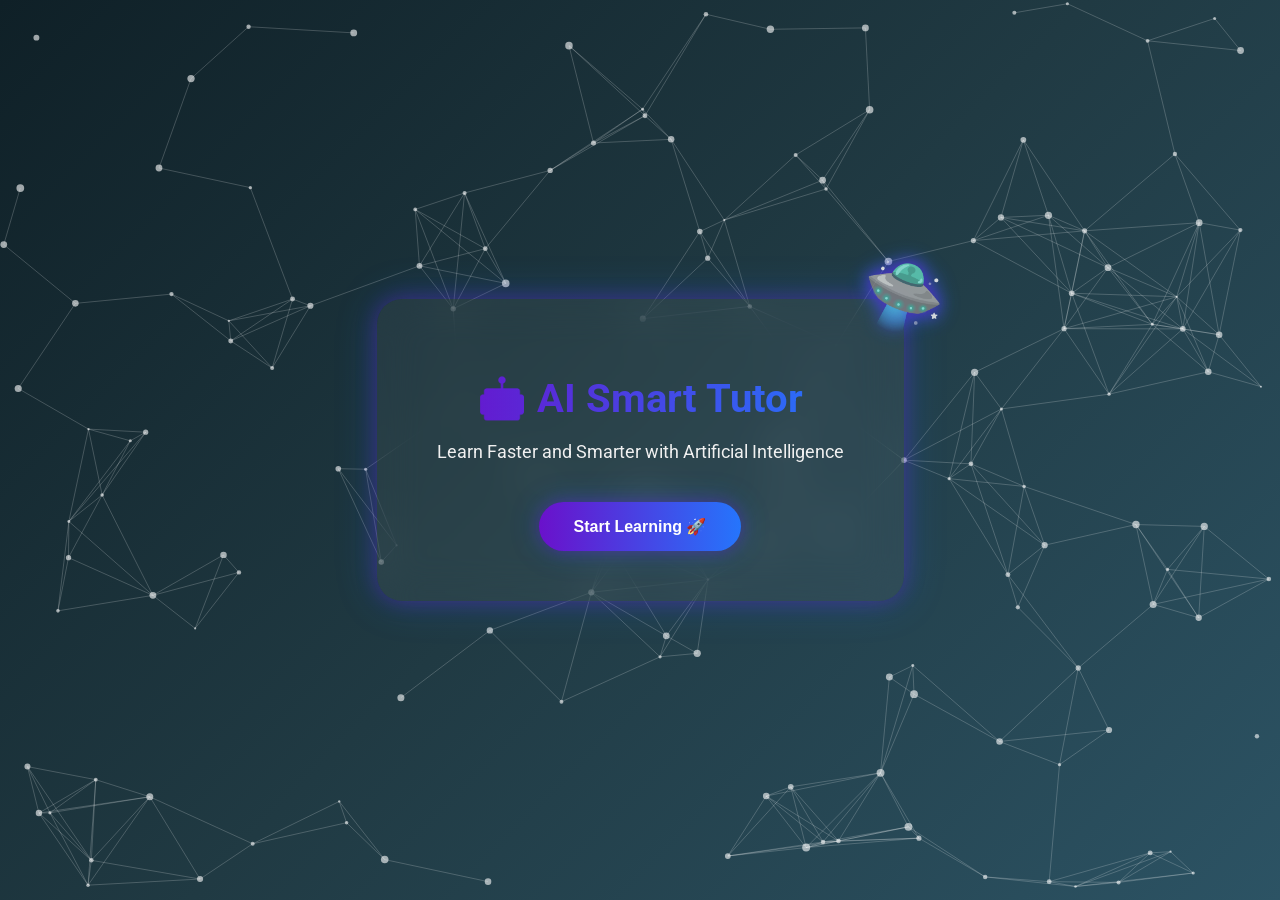
<file: index.html>
<!DOCTYPE html>
<html lang="en">
<head>
  <meta charset="UTF-8">
  <meta name="viewport" content="width=device-width, initial-scale=1.0">
  <title>AI Smart Tutor</title>
  <link href="https://fonts.googleapis.com/css2?family=Roboto:wght@400;700&display=swap" rel="stylesheet">
  <style>
    /* --- Body & Particle Canvas --- */
    body {
      margin: 0;
      font-family: 'Roboto', sans-serif;
      overflow: hidden;
      background: linear-gradient(135deg, #0f2027, #203a43, #2c5364);
      display: flex;
      justify-content: center;
      align-items: center;
      height: 100vh;
      position: relative;
      color: white;
    }

    canvas#particles {
      position: absolute;
      top: 0;
      left: 0;
      width: 100%;
      height: 100%;
      z-index: 0;
    }

    /* --- Landing Card --- */
    .landing {
      position: relative;
      z-index: 1;
      background: rgba(255,255,255,0.05);
      backdrop-filter: blur(20px);
      padding: 50px 60px;
      border-radius: 25px;
      text-align: center;
      max-width: 500px;
      animation: slideUp 1s ease-out;
      box-shadow: 0 0 20px rgba(106,17,203,0.4), 0 0 40px rgba(37,117,252,0.3);
      transition: box-shadow 0.3s ease-in-out;
    }

    .landing:hover {
      box-shadow: 0 0 40px rgba(106,17,203,0.6), 0 0 80px rgba(37,117,252,0.5);
    }

    @keyframes slideUp {
      0% { opacity: 0; transform: translateY(50px); }
      100% { opacity: 1; transform: translateY(0); }
    }

    /* --- Title --- */
    .title {
      font-size: 2.5rem;
      font-weight: 700;
      background: linear-gradient(90deg, #6a11cb, #2575fc);
      -webkit-background-clip: text;
      -webkit-text-fill-color: transparent;
      margin-bottom: 20px;
    }

    /* --- Subtitle --- */
    .subtitle {
      font-size: 1.1rem;
      color: #f0f0f0;
      margin-bottom: 40px;
    }

    /* --- Start Button --- */
    .start-btn {
      background: linear-gradient(90deg, #6a11cb, #2575fc);
      border: none;
      padding: 15px 35px;
      border-radius: 50px;
      color: white;
      font-size: 1rem;
      cursor: pointer;
      font-weight: 600;
      transition: all 0.3s ease;
      box-shadow: 0 0 15px rgba(106,17,203,0.4), 0 0 30px rgba(37,117,252,0.3);
    }

    .start-btn:hover {
      transform: translateY(-3px);
      box-shadow: 0 0 25px rgba(106,17,203,0.6), 0 0 50px rgba(37,117,252,0.5);
      background: linear-gradient(90deg, #2575fc, #6a11cb);
    }

    /* --- Floating AI Icon --- */
    .ai-icon {
      position: absolute;
      top: -40px;
      right: -40px;
      font-size: 4rem;
      animation: float 3s ease-in-out infinite alternate;
      z-index: 2;
      opacity: 0.8;
      filter: drop-shadow(0 0 8px #6a11cb) drop-shadow(0 0 8px #2575fc);
    }

    @keyframes float {
      0% { transform: translateY(0px) rotate(0deg); }
      50% { transform: translateY(-20px) rotate(15deg); }
      100% { transform: translateY(0px) rotate(-10deg); }
    }

    /* --- Responsive --- */
    @media (max-width: 600px) {
      .landing {
        padding: 40px 30px;
      }
      .title {
        font-size: 2rem;
      }
      .ai-icon {
        font-size: 3rem;
      }
    }
  </style>
</head>
<body>

  <!-- Particle Canvas -->
  <canvas id="particles"></canvas>

  <!-- Landing Content -->
  <div class="landing">
    <h1 class="title">🤖 AI Smart Tutor</h1>
    <p class="subtitle">Learn Faster and Smarter with Artificial Intelligence</p>
    <a href="dashboard.html">
      <button class="start-btn">Start Learning 🚀</button>
    </a>
    <div class="ai-icon">🛸</div>
  </div>

  <!-- Particle JS with interactive lines -->
  <script>
    const canvas = document.getElementById('particles');
    const ctx = canvas.getContext('2d');
    let particlesArray = [];
    let mouse = { x: null, y: null };

    canvas.width = window.innerWidth;
    canvas.height = window.innerHeight;

    window.addEventListener('mousemove', function(e){
      mouse.x = e.x;
      mouse.y = e.y;
    });

    window.addEventListener('resize', function() {
      canvas.width = window.innerWidth;
      canvas.height = window.innerHeight;
      initParticles();
    });

    class Particle {
      constructor(){
        this.x = Math.random() * canvas.width;
        this.y = Math.random() * canvas.height;
        this.size = Math.random() * 3 + 1;
        this.baseX = this.x;
        this.baseY = this.y;
        this.speed = Math.random() * 0.05 + 0.01;
        this.color = 'rgba(255,255,255,0.6)';
      }
      update(){
        if(mouse.x && mouse.y){
          let dx = mouse.x - this.x;
          let dy = mouse.y - this.y;
          let dist = Math.sqrt(dx*dx + dy*dy);
          let force = Math.min(50 / (dist*dist), 0.6);
          this.x += dx * force * this.speed;
          this.y += dy * force * this.speed;
        }
        this.x += (this.baseX - this.x) * this.speed;
        this.y += (this.baseY - this.y) * this.speed;
      }
      draw(){
        ctx.fillStyle = this.color;
        ctx.beginPath();
        ctx.arc(this.x,this.y,this.size,0,Math.PI*2);
        ctx.fill();
      }
    }

    function connectParticles(){
      let opacityValue = 0.2;
      for(let a=0; a<particlesArray.length; a++){
        for(let b=a; b<particlesArray.length; b++){
          let dx = particlesArray[a].x - particlesArray[b].x;
          let dy = particlesArray[a].y - particlesArray[b].y;
          let distance = Math.sqrt(dx*dx + dy*dy);
          if(distance < 120){
            ctx.strokeStyle = `rgba(255,255,255,${opacityValue})`;
            ctx.lineWidth = 1;
            ctx.beginPath();
            ctx.moveTo(particlesArray[a].x, particlesArray[a].y);
            ctx.lineTo(particlesArray[b].x, particlesArray[b].y);
            ctx.stroke();
            ctx.closePath();
          }
        }
      }
    }

    function initParticles(){
      particlesArray = [];
      for(let i=0;i<150;i++){
        particlesArray.push(new Particle());
      }
    }

    function animateParticles(){
      ctx.clearRect(0,0,canvas.width,canvas.height);
      particlesArray.forEach(p => {
        p.update();
        p.draw();
      });
      connectParticles();
      requestAnimationFrame(animateParticles);
    }

    initParticles();
    animateParticles();
  </script>

</body>
</html>
</file>
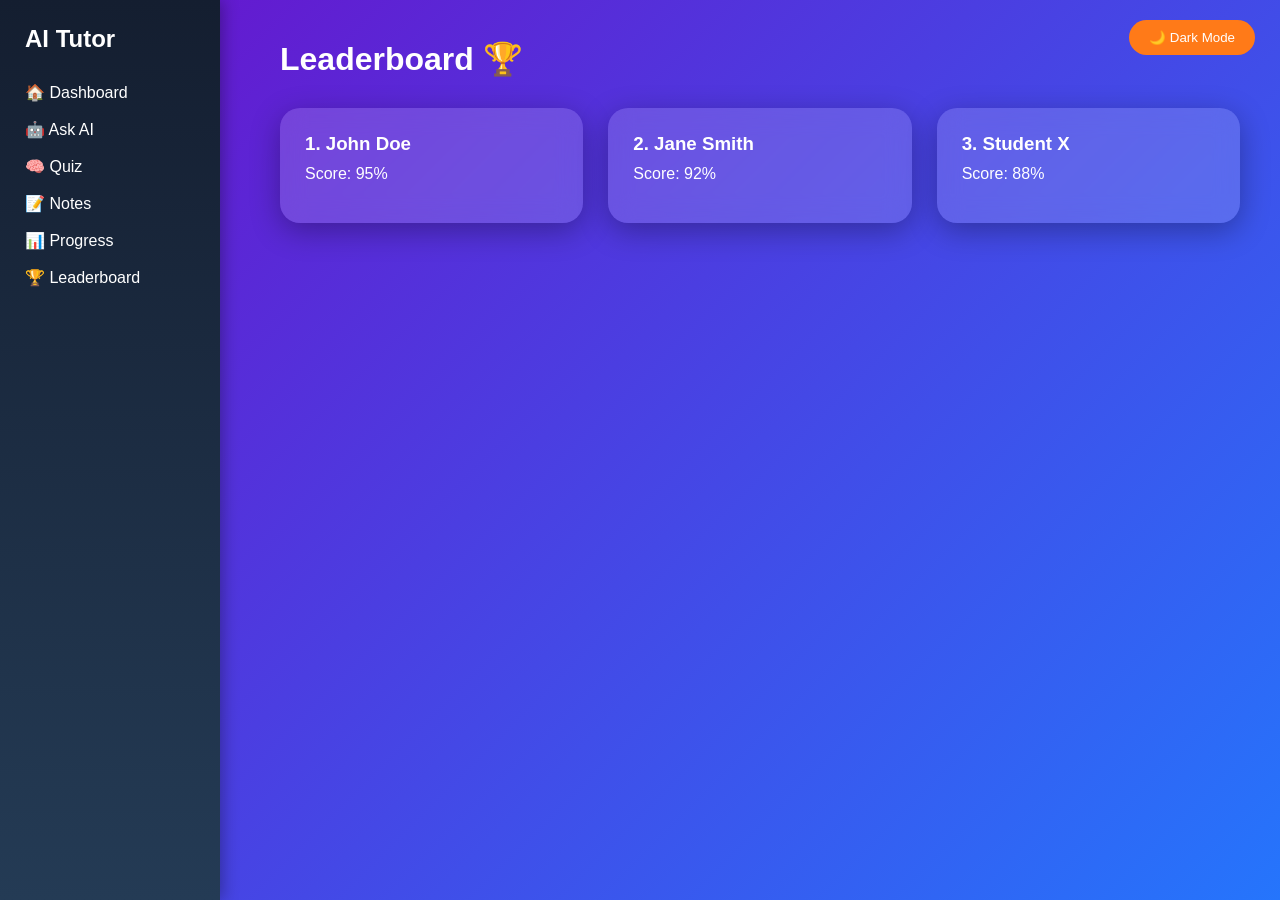
<file: leaderboard.html>
<!DOCTYPE html>
<html>
<head>
<title>Leaderboard</title>
<link rel="stylesheet" href="style.css">
</head>
<body>

<button class="dark-mode-toggle" onclick="toggleDarkMode()">🌙 Dark Mode</button>

<div class="sidebar">
<h2>AI Tutor</h2>
<ul>
  <li><a href="dashboard.html">🏠 Dashboard</a></li>
  <li><a href="ask.html">🤖 Ask AI</a></li>
  <li><a href="quiz.html">🧠 Quiz</a></li>
  <li><a href="notes.html">📝 Notes</a></li>
  <li><a href="progress.html">📊 Progress</a></li>
  <li><a href="leaderboard.html">🏆 Leaderboard</a></li>
</ul>
</div>

<div class="main">
<h1>Leaderboard 🏆</h1>

<div class="cards">
  <div class="card">
    <h3>1. John Doe</h3>
    <p>Score: 95%</p>
  </div>
  <div class="card">
    <h3>2. Jane Smith</h3>
    <p>Score: 92%</p>
  </div>
  <div class="card">
    <h3>3. Student X</h3>
    <p>Score: 88%</p>
  </div>
</div>

</div>
</body>
</html>
</file>
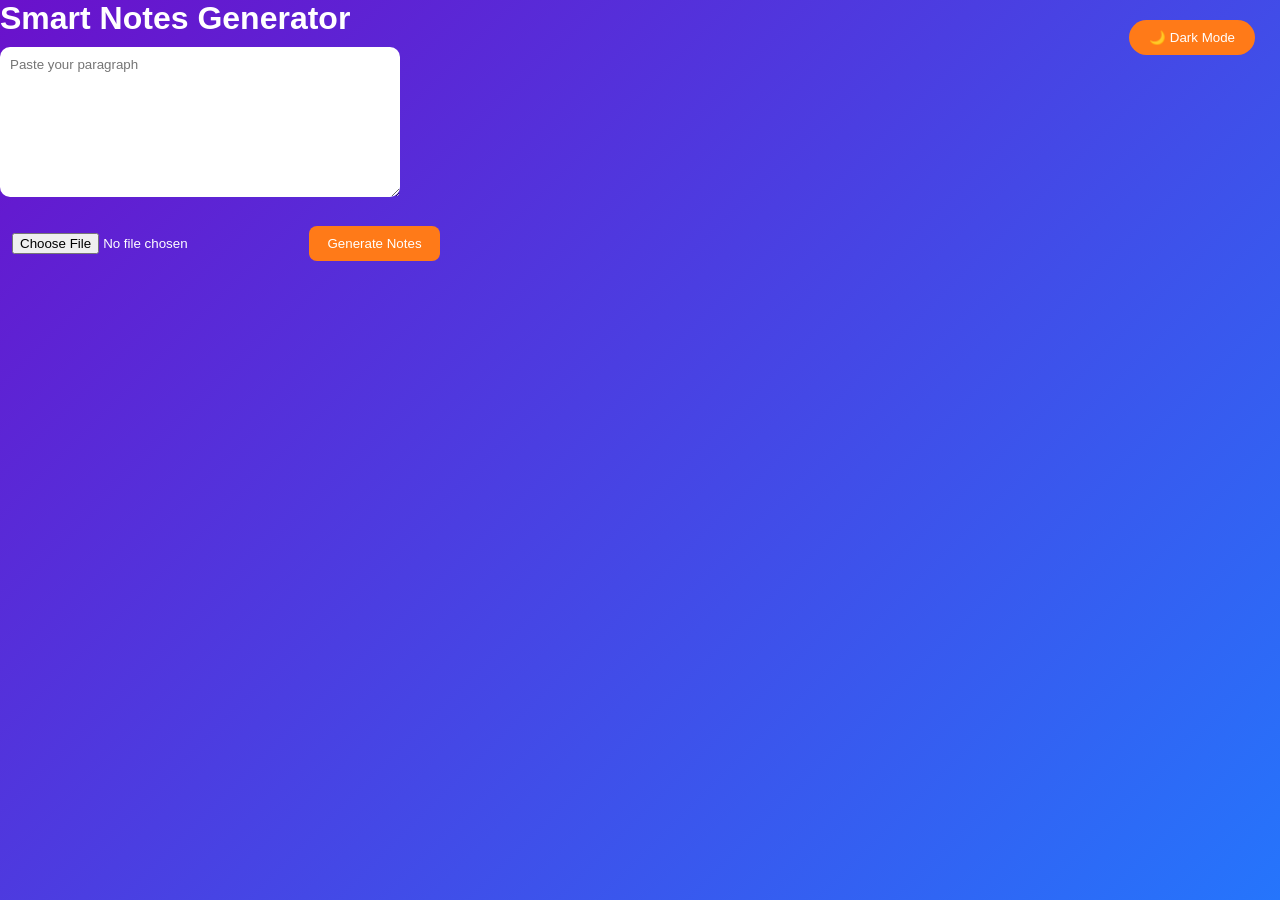
<file: notes.html>
<!DOCTYPE html>
<html>
<head>
<title>Notes</title>
<link rel="stylesheet" href="style.css">
<script src="script.js"></script>
</head>
<body>

<button class="dark-mode-toggle" onclick="toggleDarkMode()">🌙 Dark Mode</button>

<h1>Smart Notes Generator</h1>

<textarea id="textInput" placeholder="Paste your paragraph"></textarea>
<br>
<input type="file" id="pdfInput" accept=".pdf">

<button onclick="generateNotes()">Generate Notes</button>

<div id="notesOutput"></div>

</body>
</html>
</file>
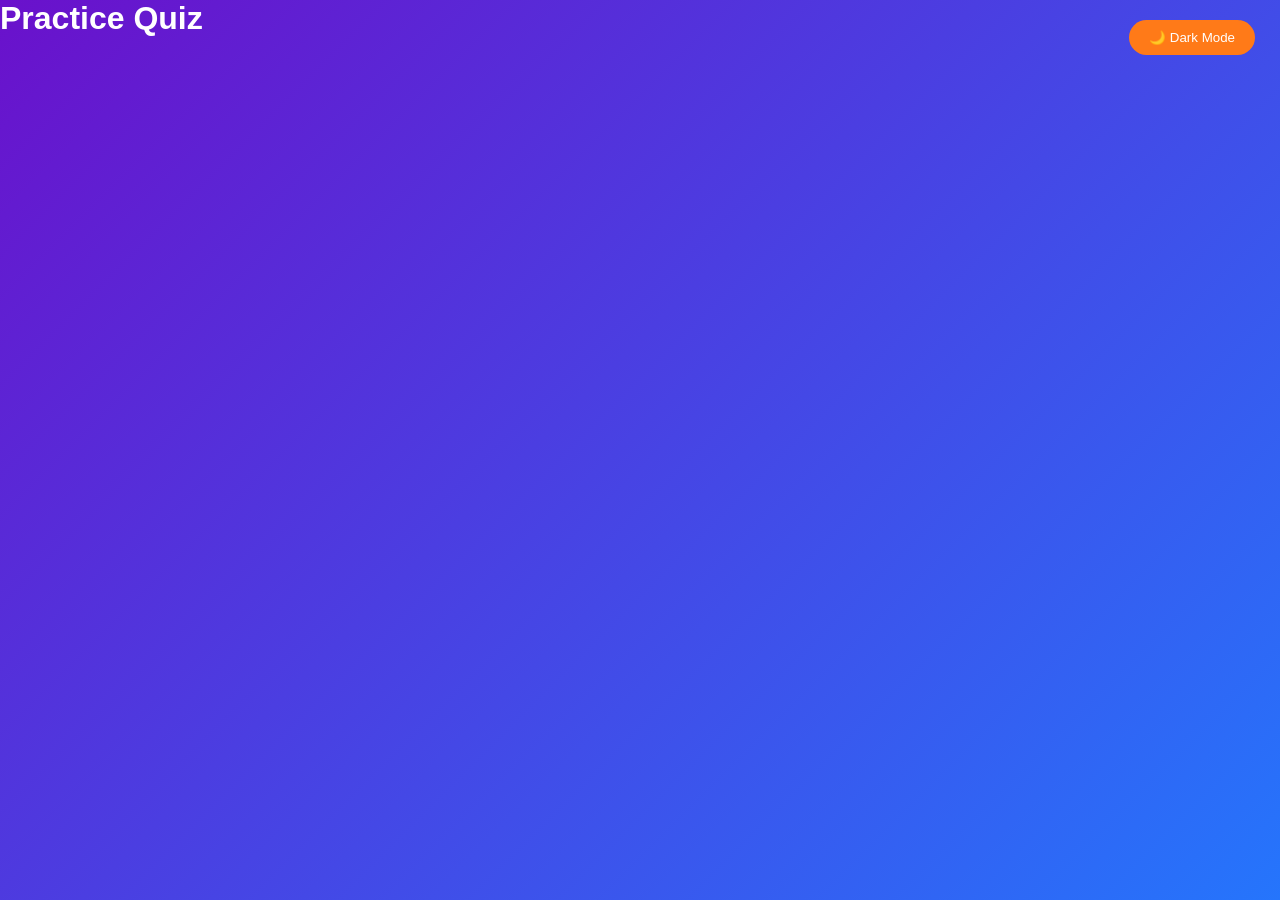
<file: quiz.html>
<!DOCTYPE html>
<html>
<head>
<title>Quiz</title>
<link rel="stylesheet" href="style.css">
<script src="script.js"></script>
</head>
<body>

<button class="dark-mode-toggle" onclick="toggleDarkMode()">🌙 Dark Mode</button>

<h1>Practice Quiz</h1>

<div id="quizBox">
  <p id="question"></p>
  <div id="options"></div>
</div>

<p id="result"></p>

<script>
loadQuiz()
</script>

</body>
</html>
</file>
<file: style.css>
/* ====== GLOBAL ====== */
*{
  margin:0;
  padding:0;
  box-sizing:border-box;
  font-family:'Segoe UI',sans-serif;
}

body{
  background: linear-gradient(135deg,#6a11cb,#2575fc); /* keep original landing colors */
  min-height:100vh;
  color:white;
  animation:fadeIn 1s ease;
}

/* ====== LANDING PAGE ====== */
.landing{
  text-align:center;
  margin-top:150px;
}

.landing h1{
  font-size:55px;
  margin-bottom:20px;
  animation:float 3s infinite;
}

.landing p{
  font-size:22px;
  margin-bottom:40px;
}

.start-btn{
  padding:16px 40px;
  font-size:18px;
  background: linear-gradient(45deg,#ff7a18,#ffb347); /* original button colors */
  background-size: 400% 400%;
  animation:gradientBtn 8s ease infinite;
  color:white;
  border:none;
  border-radius:30px;
  cursor:pointer;
  transition:0.3s;
}

.start-btn:hover{
  transform:scale(1.1);
}

/* ====== SIDEBAR ====== */
.sidebar{
  position:fixed;
  width:220px;
  height:100%;
  background: linear-gradient(180deg,#141e30,#243b55); /* keep original */
  padding:25px;
  color:white;
  box-shadow:3px 0 15px rgba(0,0,0,0.3);
}

.sidebar h2{
  margin-bottom:30px;
}

.sidebar ul{
  list-style:none;
}

.sidebar li{
  margin:18px 0;
}

.sidebar a{
  text-decoration:none;
  color:white;
  font-size:16px;
  transition:0.2s;
}

.sidebar a:hover{
  color:#ffcc70;
}

/* ====== MAIN AREA ====== */
.main{
  margin-left:240px;
  padding:40px;
  color:white;
}

.main h1{
  margin-bottom:30px;
}

/* ====== CARDS ====== */
.cards{
  display:grid;
  grid-template-columns:repeat(auto-fit,minmax(230px,1fr));
  gap:25px;
}

.card{
  background: rgba(255,255,255,0.15); /* glass effect */
  backdrop-filter: blur(12px);
  color:white;
  padding:25px;
  border-radius:20px;
  box-shadow:0 8px 30px rgba(0,0,0,0.3);
  transition: transform 0.3s, box-shadow 0.3s;
}

.card:hover{
  transform: translateY(-10px) scale(1.03);
  box-shadow:0 12px 40px rgba(0,0,0,0.4);
}

.card h3{
  margin-bottom:10px;
}

.card p{
  margin-bottom:15px;
}

.card a{
  display:inline-block;
  padding:8px 15px;
  background:#5a67ff; /* original card button color */
  color:white;
  border-radius:8px;
  text-decoration:none;
}

/* Optional Card Icons */
.card img.card-icon{
  width:50px;
  margin-bottom:15px;
}

/* ====== INPUT & BUTTONS ====== */
input{
  padding:12px;
  width:300px;
  border-radius:8px;
  border:none;
  margin:10px 0;
}

button{
  padding:10px 18px;
  border:none;
  border-radius:8px;
  background:#ff7a18; /* keep original color */
  color:white;
  cursor:pointer;
  margin:5px;
  transition:0.3s;
}

button:hover{
  opacity:0.9;
  transform:scale(1.05);
}

/* ====== CHAT BOX ====== */
.chat-container{
  width:500px;
  margin:auto;
}

#chatbox{
  background: rgba(255,255,255,0.15);
  backdrop-filter: blur(12px);
  height:350px;
  overflow-y:auto;
  padding:15px;
  border-radius:15px;
  color:white;
  margin-bottom:10px;
}

.message{
  display:flex;
  align-items:flex-start;
  padding:10px;
  margin:10px 0;
  border-radius:15px;
}

.message.ai{
  background: rgba(255,255,255,0.2);
}

.message.user{
  background: linear-gradient(135deg,#6a11cb,#2575fc);
  color:white;
  margin-left:auto;
}

.avatar{
  width:35px;
  height:35px;
  border-radius:50%;
  margin-right:10px;
}

/* ====== PROGRESS BAR ====== */
.progress-bar{
  width:400px;
  height:25px;
  background:#ddd;
  border-radius:20px;
  overflow:hidden;
}

.progress{
  width:70%;
  height:100%;
  background:linear-gradient(90deg,#00c6ff,#0072ff); /* keep original gradient */
  transition: width 1s ease;
}

/* ====== QUIZ & NOTES ====== */
#quiz{
  background: rgba(255,255,255,0.15);
  backdrop-filter: blur(12px);
  padding:30px;
  border-radius:15px;
  width:400px;
  box-shadow:0 5px 20px rgba(0,0,0,0.3);
}

textarea{
  width:400px;
  height:150px;
  padding:10px;
  border-radius:10px;
  border:none;
  margin:10px 0;
}

/* ====== ANSWER BOX ====== */
#answer{
  margin-top:20px;
  padding:15px;
  background: rgba(255,255,255,0.15);
  backdrop-filter: blur(12px);
  border-radius:15px;
  width:400px;
  color:white;
}

/* ====== CHARTS ====== */
canvas{
  background: rgba(255,255,255,0.15);
  backdrop-filter: blur(12px);
  border-radius:15px;
  padding:20px;
  margin-top:40px;
}

/* ====== ANIMATIONS ====== */
@keyframes fadeIn{
  from{opacity:0;}
  to{opacity:1;}
}

@keyframes float{
  0%{transform:translateY(0);}
  50%{transform:translateY(-10px);}
  100%{transform:translateY(0);}
}

@keyframes gradientBtn{
  0%{background-position:0% 50%;}
  50%{background-position:100% 50%;}
  100%{background-position:0% 50%;}
}

/* ====== RESPONSIVE ====== */
@media(max-width:768px){

  .sidebar{
    position:relative;
    width:100%;
    height:auto;
  }

  .main{
    margin-left:0;
    padding:20px;
  }

  .cards{
    grid-template-columns:1fr;
  }

  .chat-container{
    width:90%;
  }

  input, textarea, .progress-bar, canvas{
    width:90%;
  }
}

body.dark-mode {
  background: linear-gradient(135deg,#1c1c1c,#2c2c2c);
  color:white;
}

body.dark-mode .sidebar {
  background: linear-gradient(180deg,#0f111a,#1f1f30);
}

body.dark-mode .card,
body.dark-mode #chatbox,
body.dark-mode #answer,
body.dark-mode #quiz,
body.dark-mode canvas {
  background: rgba(255,255,255,0.05);
  color:white;
  backdrop-filter: blur(12px);
}

.dark-mode-toggle {
  position:fixed;
  top:15px;
  right:20px;
  background:#ff7a18;
  border:none;
  border-radius:25px;
  color:white;
  padding:10px 20px;
  cursor:pointer;
  z-index:1000;
}

/* ================== Dark Mode ================== */
body.dark-mode {
  background: linear-gradient(135deg,#1c1c1c,#2c2c2c);
  color:white;
}

body.dark-mode .sidebar {
  background: linear-gradient(180deg,#0f111a,#1f1f30);
}

body.dark-mode .card,
body.dark-mode #chatbox,
body.dark-mode #answer,
body.dark-mode #quiz,
body.dark-mode canvas,
body.dark-mode textarea {
  background: rgba(255,255,255,0.05);
  color:white;
  backdrop-filter: blur(12px);
}

.dark-mode-toggle {
  position:fixed;
  top:15px;
  right:20px;
  background:#ff7a18;
  border:none;
  border-radius:25px;
  color:white;
  padding:10px 20px;
  cursor:pointer;
  z-index:1000;
}

/* Glass cards for all new UI */
.card {
  background: rgba(255,255,255,0.15);
  backdrop-filter: blur(12px);
  border-radius:20px;
  box-shadow: 0 8px 30px rgba(0,0,0,0.3);
  transition: transform 0.3s, box-shadow 0.3s;
}

.card:hover{
  transform: translateY(-10px) scale(1.03);
  box-shadow:0 12px 40px rgba(0,0,0,0.4);
}

/* Chat messages */
.message.ai{
  background: rgba(255,255,255,0.2);
}
.message.user{
  background: linear-gradient(135deg,#6a11cb,#2575fc);
  color:white;
  margin-left:auto;
}

/* Card icons */
.card img.card-icon{
  width:50px;
  margin-bottom:15px;
}

/* Progress chart canvas */
canvas{
  background: rgba(255,255,255,0.15);
  backdrop-filter: blur(12px);
  border-radius:15px;
  padding:20px;
  margin-top:40px;
}
</file>
